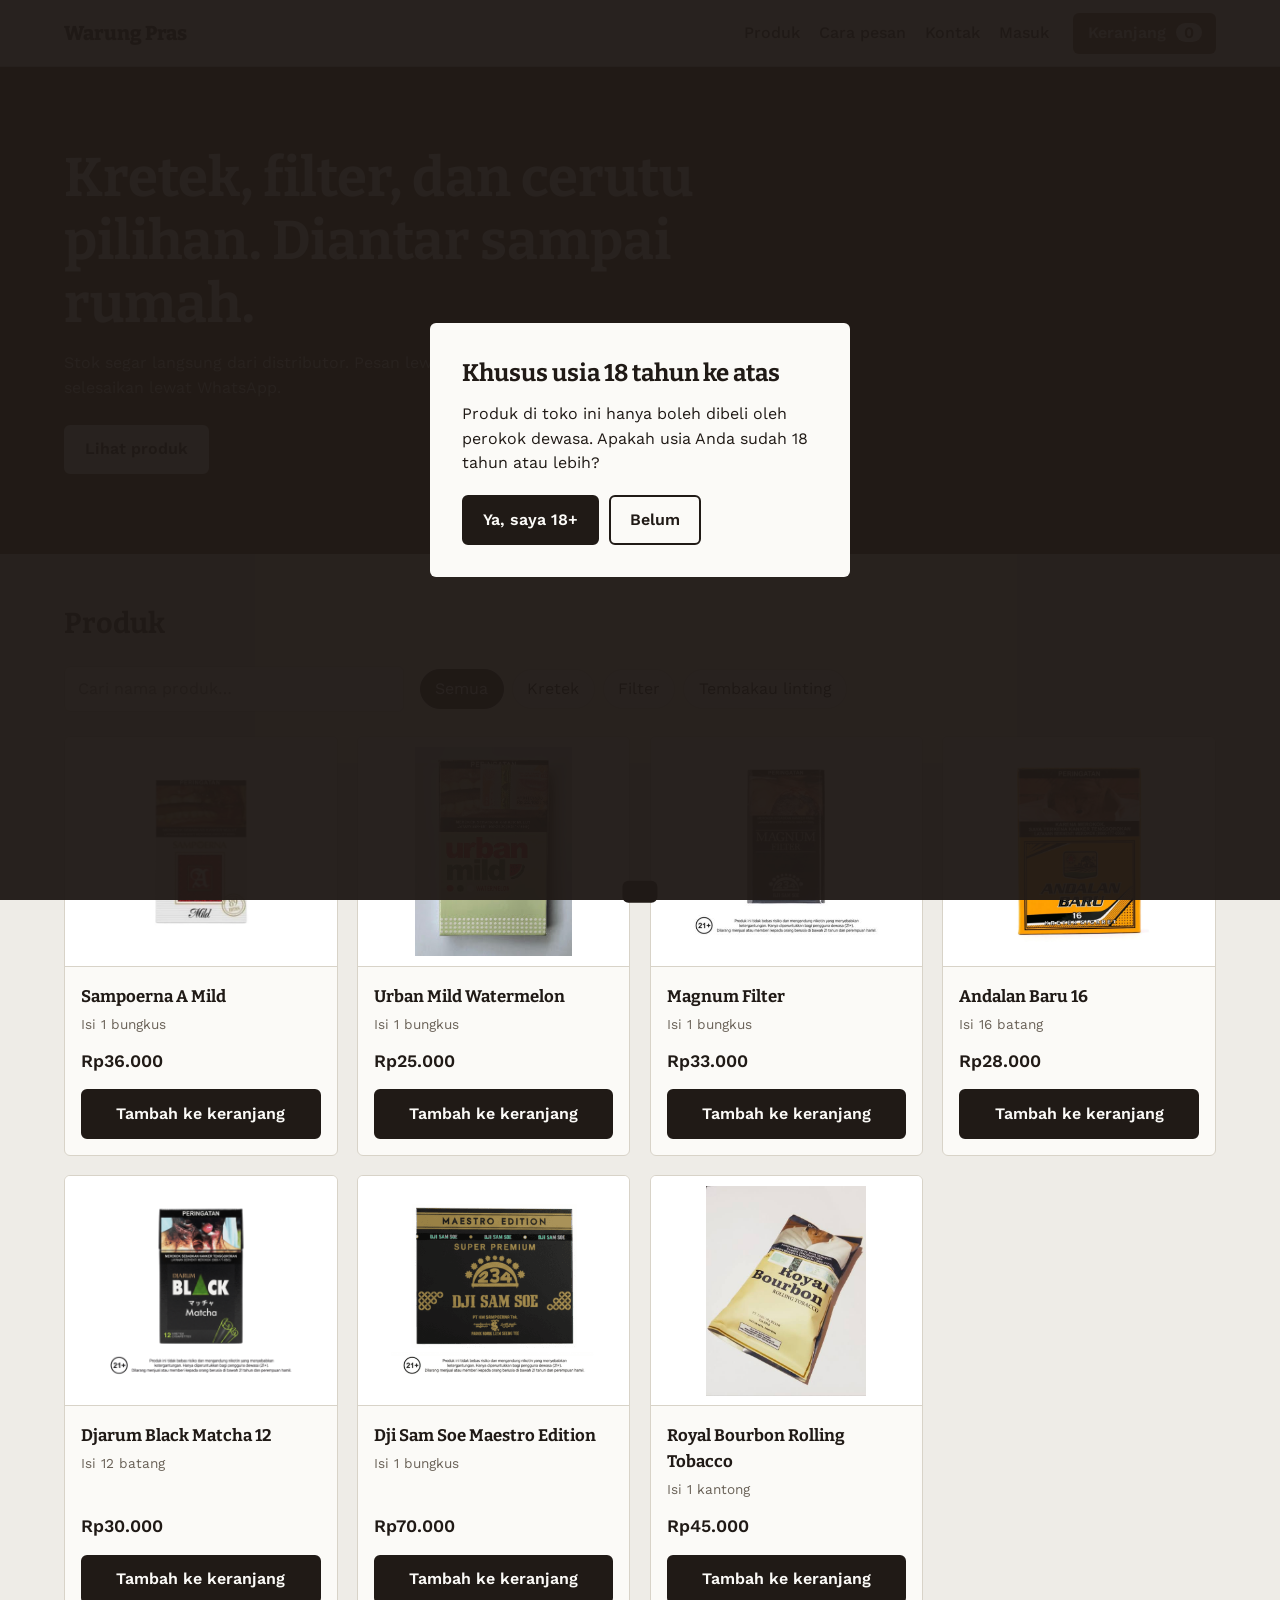
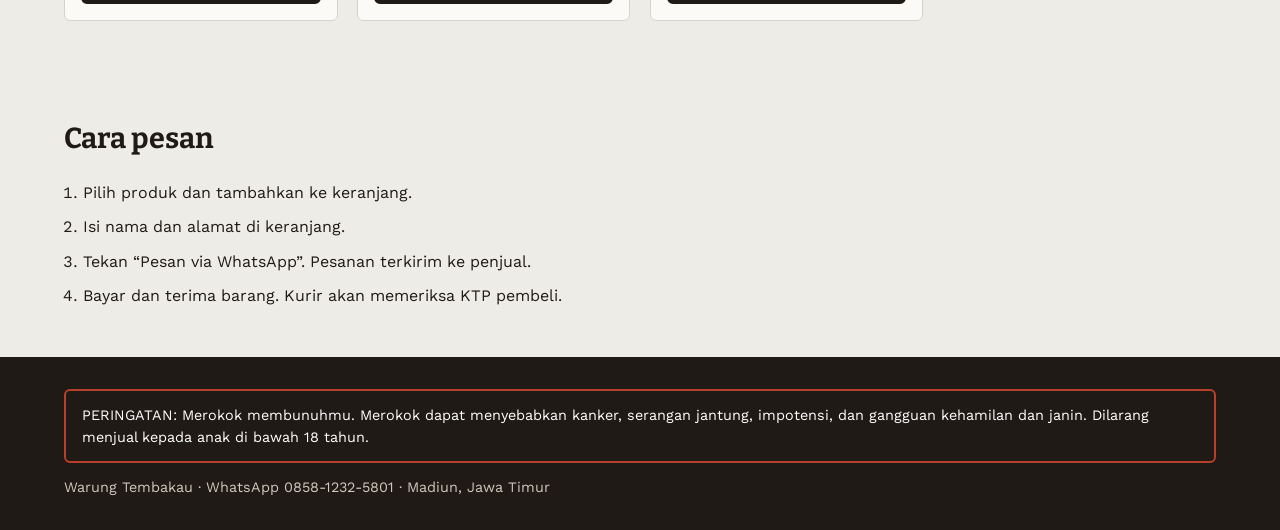
<file: index.html>
<!DOCTYPE html>
<html lang="id">
<head>
  <meta charset="UTF-8">
  <meta name="viewport" content="width=device-width, initial-scale=1">
  <title>Warung Pras – Toko Rokok Online</title>
  <link rel="preconnect" href="https://fonts.googleapis.com">
  <link rel="preconnect" href="https://fonts.gstatic.com" crossorigin>
  <link href="https://fonts.googleapis.com/css2?family=Bitter:wght@600;800&family=Work+Sans:wght@400;500;600&display=swap" rel="stylesheet">
  <link rel="stylesheet" href="assets/CSS/style.css">
</head>
<body>

  <!-- Verifikasi usia -->
  <div class="gate" id="gate" role="dialog" aria-modal="true" aria-labelledby="gate-title">
    <div class="gate-box">
      <h2 id="gate-title">Khusus usia 18 tahun ke atas</h2>
      <p>Produk di toko ini hanya boleh dibeli oleh perokok dewasa. Apakah usia Anda sudah 18 tahun atau lebih?</p>
      <div class="gate-actions">
        <button class="btn" id="gate-yes">Ya, saya 18+</button>
        <button class="btn ghost" id="gate-no">Belum</button>
      </div>
    </div>
  </div>

  <header class="top">
    <a class="brand" href="#">Warung Pras</a>
    <nav>
      <a href="#produk">Produk</a>
      <a href="#cara-pesan">Cara pesan</a>
      <a href="#kontak">Kontak</a>
      <a href="login.html">Masuk</a>
    </nav>
    <button class="cart-btn" id="open-cart" aria-label="Buka keranjang">
      Keranjang <span id="cart-count">0</span>
    </button>
  </header>

  <section class="hero">
    <h1>Kretek, filter, dan cerutu pilihan. Diantar sampai rumah.</h1>
    <p>Stok segar langsung dari distributor. Pesan lewat keranjang, selesaikan lewat WhatsApp.</p>
    <a class="btn" href="#produk">Lihat produk</a>
  </section>

  <main>
    <section id="produk" class="section">
      <h2>Produk</h2>
      <div class="tools">
        <input type="search" id="search" placeholder="Cari nama produk…" aria-label="Cari produk">
        <div class="filters" id="filters">
          <button class="chip active" data-cat="semua">Semua</button>
          <button class="chip" data-cat="kretek">Kretek</button>
          <button class="chip" data-cat="filter">Filter</button>
          <button class="chip" data-cat="cerutu">Cerutu</button>
          <button class="chip" data-cat="linting">Tembakau linting</button>
        </div>
      </div>
      <div class="grid" id="grid"></div>
      <p class="empty" id="empty" hidden>Produk tidak ditemukan. Coba kata kunci lain.</p>
    </section>

    <section id="cara-pesan" class="section steps">
      <h2>Cara pesan</h2>
      <ol>
        <li>Pilih produk dan tambahkan ke keranjang.</li>
        <li>Isi nama dan alamat di keranjang.</li>
        <li>Tekan “Pesan via WhatsApp”. Pesanan terkirim ke penjual.</li>
        <li>Bayar dan terima barang. Kurir akan memeriksa KTP pembeli.</li>
      </ol>
    </section>
  </main>

  <footer id="kontak">
    <p class="warning">PERINGATAN: Merokok membunuhmu. Merokok dapat menyebabkan kanker, serangan jantung, impotensi, dan gangguan kehamilan dan janin. Dilarang menjual kepada anak di bawah 18 tahun.</p>
    <p>Warung Tembakau · WhatsApp 0858-1232-5801 · Madiun, Jawa Timur</p>
  </footer>

  <!-- Keranjang -->
  <div class="overlay" id="overlay" hidden></div>
  <aside class="drawer" id="drawer" aria-label="Keranjang belanja" aria-hidden="true">
    <div class="drawer-head">
      <h3>Keranjang</h3>
      <button class="close" id="close-cart" aria-label="Tutup keranjang">&times;</button>
    </div>
    <ul class="cart-list" id="cart-list"></ul>
    <p class="empty" id="cart-empty">Keranjang masih kosong. Pilih produk dulu.</p>
    <div class="drawer-foot" id="cart-foot">
      <div class="total"><span>Total</span><strong id="cart-total">Rp0</strong></div>
      <label>Nama <input type="text" id="buyer-name" placeholder="Nama lengkap"></label>
      <label>Alamat <textarea id="buyer-addr" rows="2" placeholder="Alamat pengiriman"></textarea></label>
      <a class="btn block" href="payment.html">Lanjut ke pembayaran</a>
      <button class="btn ghost block" id="checkout">Pesan langsung via WhatsApp</button>
      <button class="btn ghost block" id="clear-cart">Kosongkan keranjang</button>
    </div>
  </aside>

  <div class="toast" id="toast" role="status"></div>

  <script src="assets/Java/Data.js"></script>
  <script src="assets/Java/script.js"></script>
</body>
</html>
</file>
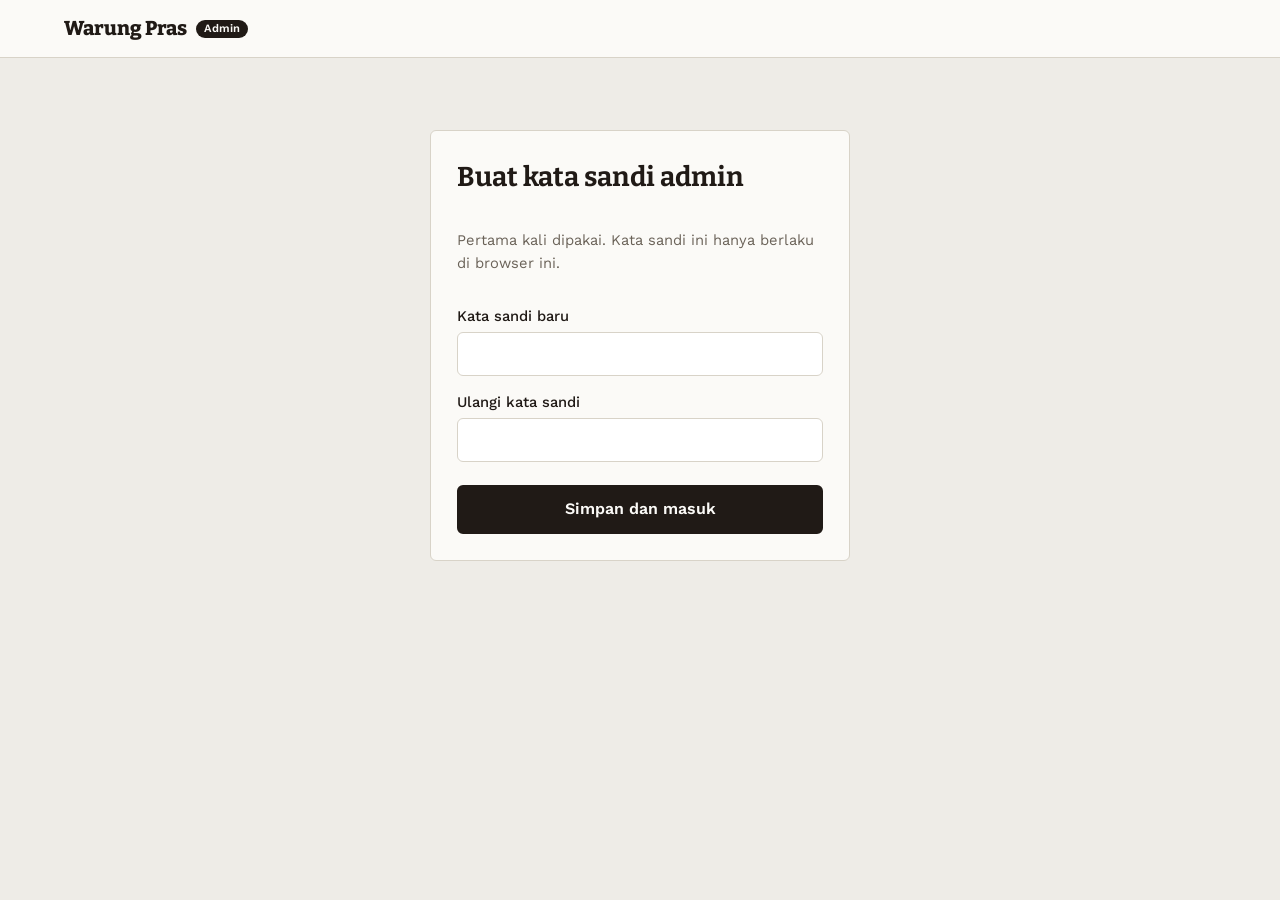
<file: admin.html>
<!DOCTYPE html>
<html lang="id">
<head>
  <meta charset="UTF-8">
  <meta name="viewport" content="width=device-width, initial-scale=1">
  <meta name="robots" content="noindex, nofollow">
  <title>Admin – Warung Pras</title>
  <link rel="preconnect" href="https://fonts.googleapis.com">
  <link rel="preconnect" href="https://fonts.gstatic.com" crossorigin>
  <link href="https://fonts.googleapis.com/css2?family=Bitter:wght@600;800&family=Work+Sans:wght@400;500;600&display=swap" rel="stylesheet">
  <link rel="stylesheet" href="assets/CSS/style.css">
</head>
<body>
  <header class="top">
    <a class="brand" href="index.html">Warung Pras <span class="tag">Admin</span></a>
    <button class="btn ghost small" id="logout" hidden>Keluar</button>
  </header>

  <main class="adm">

    <!-- Masuk / buat kata sandi -->
    <section class="adm-auth" id="auth">
      <p class="adm-msg" id="auth-msg" role="alert" hidden></p>

      <form id="setup-form" hidden>
        <h1>Buat kata sandi admin</h1>
        <p class="muted">Pertama kali dipakai. Kata sandi ini hanya berlaku di browser ini.</p>
        <label>Kata sandi baru <input type="password" id="s-pass" autocomplete="new-password" required></label>
        <label>Ulangi kata sandi <input type="password" id="s-pass2" autocomplete="new-password" required></label>
        <button class="btn block" type="submit">Simpan dan masuk</button>
      </form>

      <form id="login-form" hidden>
        <h1>Masuk admin</h1>
        <label>Kata sandi <input type="password" id="l-pass" autocomplete="current-password" required></label>
        <button class="btn block" type="submit">Masuk</button>
      </form>
    </section>

    <!-- Dasbor -->
    <section id="app" hidden>
      <h1>Pesanan masuk</h1>
      <div class="stats" id="stats"></div>

      <div class="toolbar">
        <input type="search" id="q" placeholder="Cari nomor pesanan atau nama…" aria-label="Cari pesanan">
        <div class="filters" id="filters"></div>
        <div class="tool-btns">
          <button class="btn ghost small" id="reload">Muat ulang</button>
          <button class="btn small" id="export">Ekspor CSV</button>
        </div>
      </div>

      <div class="table-wrap">
        <table>
          <thead>
            <tr><th>Pesanan</th><th>Pembeli</th><th>Total</th><th>Bayar</th><th>Status</th><th></th></tr>
          </thead>
          <tbody id="rows"></tbody>
        </table>
      </div>
      <p class="muted" id="empty" hidden>Belum ada pesanan yang cocok.</p>

      <p class="note">Catatan: halaman ini hanya menampilkan pesanan yang dibuat di <b>browser ini</b>. Pesanan dari perangkat pembeli lain tidak muncul di sini; untuk itu dibutuhkan server dan database.</p>

      <details class="pw">
        <summary>Ganti kata sandi admin</summary>
        <form id="pw-form">
          <label>Kata sandi lama <input type="password" id="p-old" autocomplete="current-password" required></label>
          <label>Kata sandi baru <input type="password" id="p-new" autocomplete="new-password" required></label>
          <button class="btn small" type="submit">Simpan</button>
          <p class="adm-msg" id="pw-msg" role="alert" hidden></p>
        </form>
      </details>
    </section>
  </main>

  <!-- Detail pesanan -->
  <dialog id="dlg">
    <div class="dlg-head"><h2 id="dlg-title"></h2><button class="close" id="dlg-close" aria-label="Tutup">&times;</button></div>
    <div id="dlg-body"></div>
    <div class="dlg-foot">
      <a class="btn small" id="dlg-wa" target="_blank" rel="noopener">Hubungi pembeli (WhatsApp)</a>
      <button class="btn ghost small danger" id="dlg-del">Hapus pesanan</button>
    </div>
  </dialog>

  <script src="assets/Java/Data.js"></script>
  <script src="assets/Java/admin.js"></script>
</body>
</html>
</file>
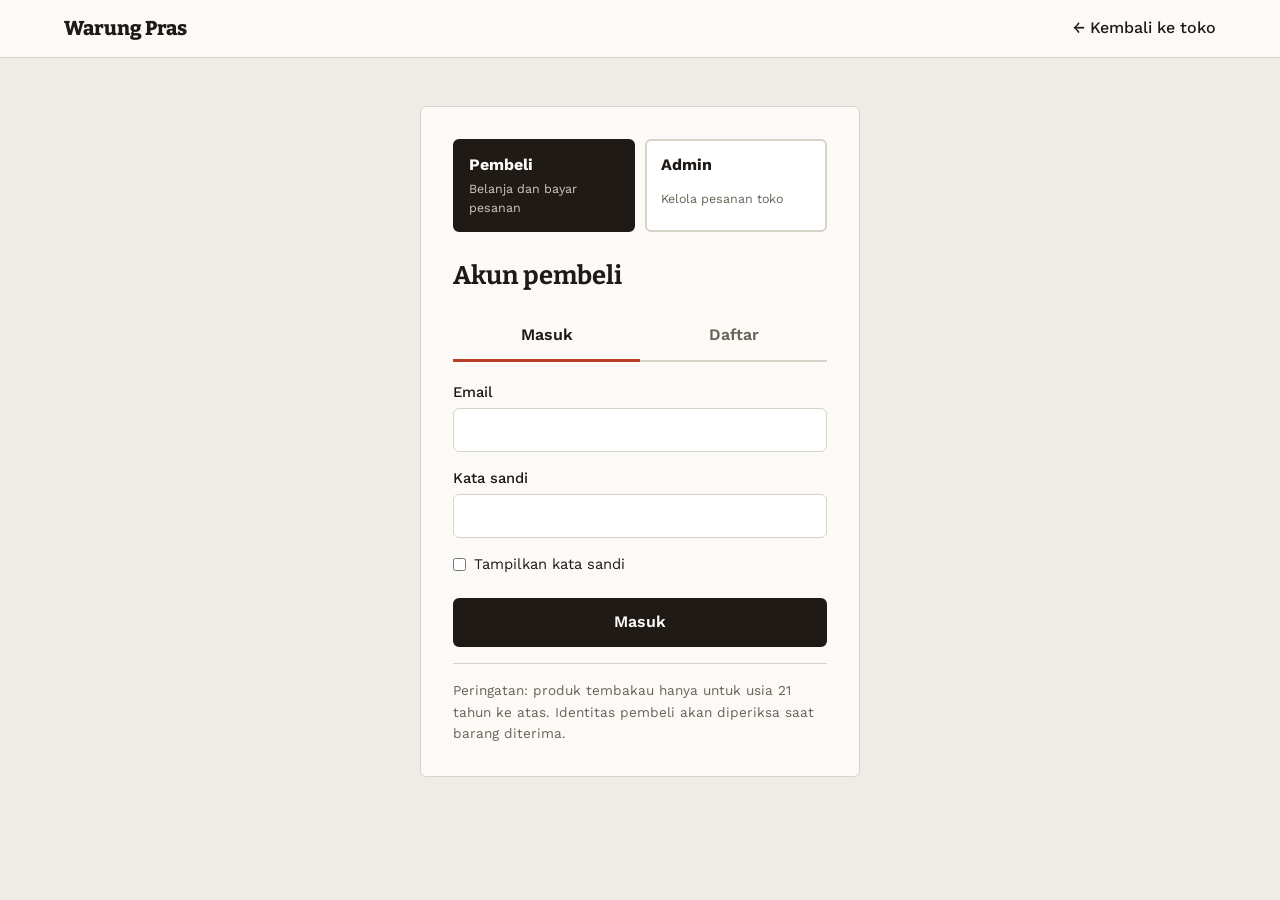
<file: login.html>
<!DOCTYPE html>
<html lang="id">
<head>
  <meta charset="UTF-8">
  <meta name="viewport" content="width=device-width, initial-scale=1">
  <title>Masuk – Warung Pras</title>
  <link rel="preconnect" href="https://fonts.googleapis.com">
  <link rel="preconnect" href="https://fonts.gstatic.com" crossorigin>
  <link href="https://fonts.googleapis.com/css2?family=Bitter:wght@600;800&family=Work+Sans:wght@400;500;600&display=swap" rel="stylesheet">
  <link rel="stylesheet" href="assets/CSS/style.css">
</head>
<body>
  <header class="top">
    <a class="brand" href="index.html">Warung Pras</a>
    <a class="back" href="index.html">&larr; Kembali ke toko</a>
  </header>

  <main class="auth">
    <section class="auth-box">

      <!-- Pilih peran -->
      <div class="roles" role="group" aria-label="Masuk sebagai">
        <button type="button" class="role active" data-role="pembeli" aria-pressed="true"><b>Pembeli</b><small>Belanja dan bayar pesanan</small></button>
        <button type="button" class="role" data-role="admin" aria-pressed="false"><b>Admin</b><small>Kelola pesanan toko</small></button>
      </div>

      <!-- Kotak masuk admin -->
      <div id="admin-box" hidden>
        <h1>Masuk admin</h1>
        <p class="msg error" id="adm-msg" role="alert" hidden></p>
        <div id="adm-none" hidden>
          <p class="muted">Belum ada kata sandi admin di browser ini.</p>
          <a class="btn block" href="admin.html">Buat kata sandi admin</a>
        </div>
        <div id="adm-already" hidden>
          <p class="muted">Anda sudah masuk sebagai admin.</p>
          <a class="btn block" href="admin.html">Buka dasbor admin</a>
        </div>
        <form id="adm-form" novalidate>
          <label>Kata sandi admin
            <input type="password" id="adm-pass" autocomplete="current-password" required>
          </label>
          <label class="check"><input type="checkbox" id="adm-show"> Tampilkan kata sandi</label>
          <button class="btn block" type="submit">Masuk sebagai admin</button>
        </form>
      </div>

      <!-- Tampilan bila sudah masuk -->
      <div id="signed-in" hidden>
        <h1>Halo, <span id="user-name"></span></h1>
        <p id="user-email" class="muted"></p>
        <a class="btn block" href="index.html">Lanjut belanja</a>
        <button class="btn ghost block" id="logout">Keluar</button>
      </div>

      <!-- Tampilan form -->
      <div id="forms">
        <h1>Akun pembeli</h1>
        <div class="tabs" role="tablist">
          <button role="tab" class="tab active" id="tab-login" aria-selected="true" aria-controls="form-login">Masuk</button>
          <button role="tab" class="tab" id="tab-register" aria-selected="false" aria-controls="form-register">Daftar</button>
        </div>

        <p class="msg" id="msg" role="alert" hidden></p>

        <form id="form-login" novalidate>
          <label>Email
            <input type="email" id="l-email" autocomplete="email" required>
          </label>
          <label>Kata sandi
            <input type="password" id="l-pass" autocomplete="current-password" required>
          </label>
          <label class="check"><input type="checkbox" class="show-pass"> Tampilkan kata sandi</label>
          <button class="btn block" type="submit">Masuk</button>
        </form>

        <form id="form-register" novalidate hidden>
          <label>Nama lengkap
            <input type="text" id="r-name" autocomplete="name" required>
          </label>
          <label>Email
            <input type="email" id="r-email" autocomplete="email" required>
          </label>
          <label>Tanggal lahir
            <input type="date" id="r-dob" required>
            <small>Pembeli harus berusia minimal 21 tahun.</small>
          </label>
          <label>Kata sandi
            <input type="password" id="r-pass" autocomplete="new-password" minlength="8" required>
            <small>Minimal 8 karakter, mengandung huruf dan angka.</small>
          </label>
          <label>Ulangi kata sandi
            <input type="password" id="r-pass2" autocomplete="new-password" required>
          </label>
          <label class="check"><input type="checkbox" class="show-pass"> Tampilkan kata sandi</label>
          <button class="btn block" type="submit">Buat akun</button>
        </form>

        <p class="note">Peringatan: produk tembakau hanya untuk usia 21 tahun ke atas. Identitas pembeli akan diperiksa saat barang diterima.</p>
      </div>
    </section>
  </main>

  <script src="assets/Java/auth.js"></script>
  <script src="assets/Java/role.js"></script>
</body>
</html>
</file>
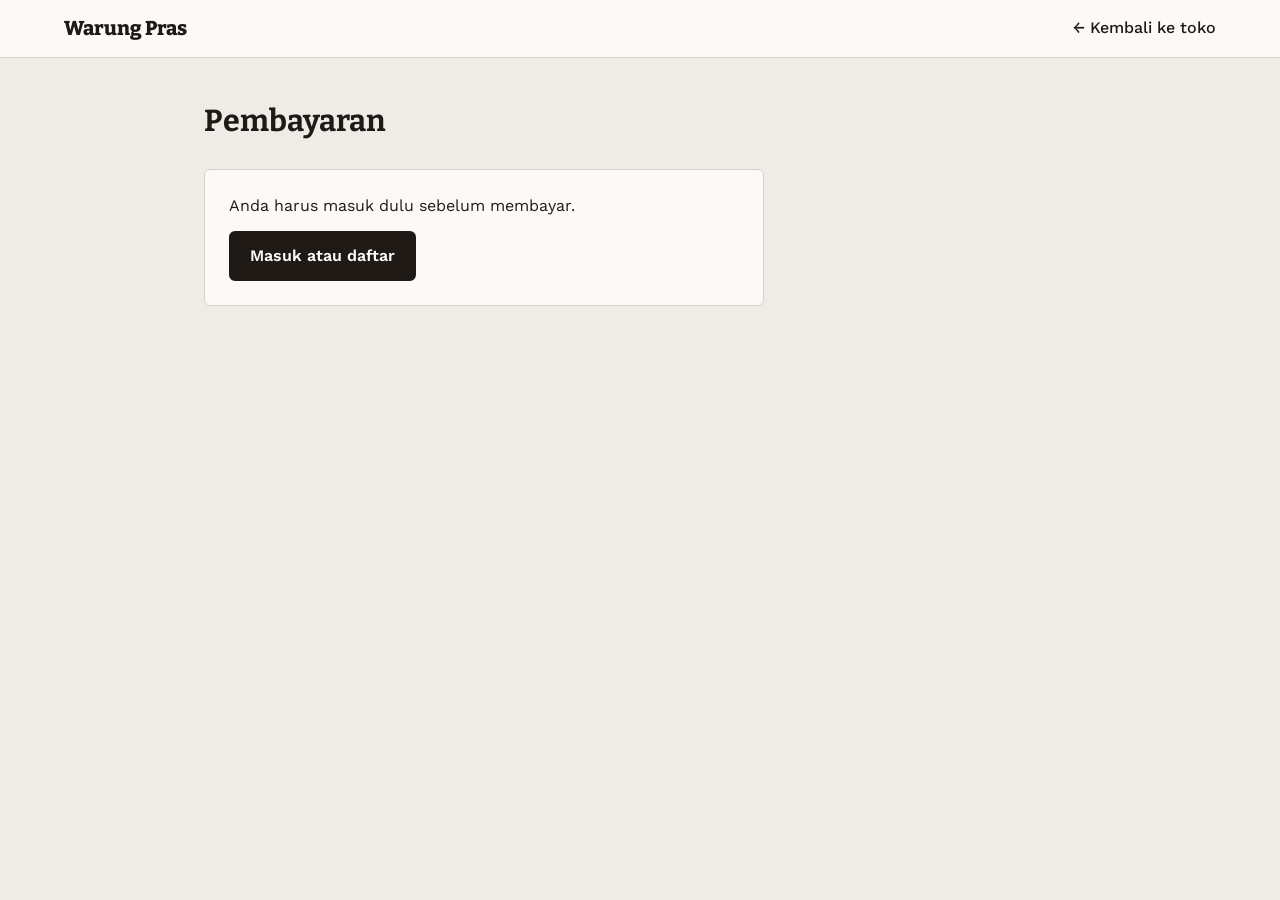
<file: payment.html>
<!DOCTYPE html>
<html lang="id">
<head>
  <meta charset="UTF-8">
  <meta name="viewport" content="width=device-width, initial-scale=1">
  <title>Pembayaran – Warung Pras </title>
  <link rel="preconnect" href="https://fonts.googleapis.com">
  <link rel="preconnect" href="https://fonts.gstatic.com" crossorigin>
  <link href="https://fonts.googleapis.com/css2?family=Bitter:wght@600;800&family=Work+Sans:wght@400;500;600&display=swap" rel="stylesheet">
  <link rel="stylesheet" href="assets/CSS/style.css">
</head>
<body>
  <header class="top">
    <a class="brand" href="index.html">Warung Pras</a>
    <a class="back" href="index.html">&larr; Kembali ke toko</a>
  </header>

  <main class="pay-wrap">
    <h1>Pembayaran</h1>

    <!-- Pesan bila belum login / keranjang kosong / usia tidak memenuhi -->
    <div class="state" id="state" hidden></div>

    <!-- Form pembayaran -->
    <div class="checkout" id="checkout-view" hidden>
      <form id="pay-form" novalidate>
        <p class="msg error" id="msg" role="alert" hidden></p>

        <fieldset>
          <legend>1. Data penerima</legend>
          <label>Nama penerima <input type="text" id="p-name" autocomplete="name" required></label>
          <label>Nomor HP / WhatsApp <input type="tel" id="p-phone" placeholder="08123456789" autocomplete="tel" required></label>
          <label>Alamat lengkap <textarea id="p-addr" rows="2" autocomplete="street-address" required></textarea></label>
          <div class="row">
            <label>Kota <input type="text" id="p-city" required></label>
            <label>Kode pos <input type="text" id="p-zip" inputmode="numeric" maxlength="5" required></label>
          </div>
          <label>Catatan untuk kurir (opsional) <input type="text" id="p-note"></label>
        </fieldset>

        <fieldset>
          <legend>2. Pengiriman</legend>
          <label class="opt"><input type="radio" name="ship" value="reguler" checked>
            <span><b>Reguler</b> · 2–4 hari<small>Rp15.000</small></span></label>
          <label class="opt"><input type="radio" name="ship" value="ekspres">
            <span><b>Ekspres</b> · 1 hari<small>Rp30.000</small></span></label>
        </fieldset>

        <fieldset>
          <legend>3. Metode pembayaran</legend>
          <label class="opt"><input type="radio" name="method" value="transfer">
            <span><b>Transfer bank</b><small>BCA, BRI, atau Mandiri. Bayar dalam 24 jam.</small></span></label>
          <label class="opt"><input type="radio" name="method" value="qris">
            <span><b>Dana</b><small>Scan dengan e-wallet atau m-banking apa saja.</small></span></label>
          <label class="opt"><input type="radio" name="method" value="cod">
            <span><b>Bayar di tempat (COD)</b><small>Bayar tunai ke kurir saat barang tiba.</small></span></label>
        </fieldset>

        <label class="check agree">
          <input type="checkbox" id="p-agree">
          <span>Saya berusia 21 tahun ke atas dan bersedia menunjukkan KTP asli kepada kurir saat barang diterima.</span>
        </label>

        <button class="btn block" type="submit" id="pay-btn">Buat pesanan</button>
        <p class="note">Peringatan: merokok membunuhmu. Produk tembakau dilarang dijual kepada anak di bawah usia 21 tahun.</p>
      </form>

      <aside class="summary" aria-label="Ringkasan pesanan">
        <h2>Ringkasan pesanan</h2>
        <ul id="sum-items"></ul>
        <dl>
          <div><dt>Subtotal</dt><dd id="sum-sub"></dd></div>
          <div><dt>Ongkos kirim</dt><dd id="sum-ship"></dd></div>
          <div class="grand"><dt>Total</dt><dd id="sum-total"></dd></div>
        </dl>
      </aside>
    </div>

    <!-- Konfirmasi setelah pesanan dibuat -->
    <section class="done" id="done-view" hidden>
      <p class="msg ok">Pesanan berhasil dibuat. Simpan nomor pesanan Anda.</p>
      <h2>Nomor pesanan: <span id="d-id"></span></h2>
      <p>Total yang harus dibayar: <strong id="d-total"></strong></p>
      <div id="d-instr"></div>
      <a class="btn block" id="d-wa" target="_blank" rel="noopener">Konfirmasi via WhatsApp</a>
      <a class="btn ghost block" href="index.html">Kembali ke toko</a>
    </section>
  </main>

  <script src="assets/Java/Data.js"></script>
  <script src="assets/Java/pay.js"></script>
</body>
</html>
</file>
<file: assets/CSS/style.css>
:root{
  --ink:#201a16;
  --ash:#eeece7;
  --paper:#fbfaf7;
  --leaf:#6b4a2b;
  --leaf-dark:#4a3119;
  --ember:#b8402a;
  --line:#d8d3c8;
  --radius:6px;
}
*{box-sizing:border-box;margin:0;padding:0}
html{scroll-behavior:smooth}
body{font-family:'Work Sans',system-ui,sans-serif;background:var(--ash);color:var(--ink);line-height:1.55}
h1,h2,h3,.brand{font-family:'Bitter',Georgia,serif}
a{color:inherit}
button,input,textarea{font:inherit}
:focus-visible{outline:3px solid var(--ember);outline-offset:2px}

/* tombol */
.btn{display:inline-block;background:var(--ink);color:var(--paper);border:2px solid var(--ink);padding:.65rem 1.2rem;border-radius:var(--radius);font-weight:600;text-decoration:none;cursor:pointer;transition:background .15s}
.btn:hover{background:var(--leaf-dark);border-color:var(--leaf-dark)}
.btn.ghost{background:transparent;color:var(--ink)}
.btn.ghost:hover{background:var(--line)}
.btn.block{display:block;width:100%;text-align:center;margin-top:.5rem}

/* gerbang usia */
.gate{position:fixed;inset:0;background:rgba(32,26,22,.96);display:flex;align-items:center;justify-content:center;z-index:100;padding:1rem}
.gate.hide{display:none}
.gate-box{background:var(--paper);max-width:420px;padding:2rem;border-radius:var(--radius)}
.gate-box h2{margin-bottom:.6rem}
.gate-actions{display:flex;gap:.6rem;margin-top:1.2rem}

/* header */
.top{position:sticky;top:0;z-index:20;display:flex;align-items:center;gap:1.5rem;padding:.8rem 5vw;background:var(--paper);border-bottom:1px solid var(--line)}
.brand{font-weight:800;font-size:1.25rem;text-decoration:none;margin-right:auto}
.top nav{display:flex;gap:1.2rem}
.top nav a{text-decoration:none;font-weight:500}
.top nav a:hover{color:var(--ember)}
.cart-btn{background:var(--leaf);color:#fff;border:0;padding:.5rem .9rem;border-radius:var(--radius);cursor:pointer;font-weight:600}
.cart-btn span{background:#fff;color:var(--leaf-dark);border-radius:99px;padding:0 .5rem;margin-left:.3rem}

/* hero */
.hero{background:var(--leaf-dark);color:var(--paper);padding:5rem 5vw}
.hero h1{font-size:clamp(1.9rem,5vw,3.4rem);max-width:20ch;line-height:1.15;margin-bottom:1rem}
.hero p{max-width:52ch;margin-bottom:1.5rem;opacity:.9}
.hero .btn{background:var(--paper);color:var(--ink);border-color:var(--paper)}
.hero .btn:hover{background:var(--line)}

/* konten */
.section{padding:3rem 5vw}
.section h2{font-size:1.8rem;margin-bottom:1.2rem}
.tools{display:flex;flex-wrap:wrap;gap:1rem;align-items:center;margin-bottom:1.5rem}
#search{flex:1 1 240px;max-width:340px;padding:.6rem .8rem;border:1px solid var(--line);border-radius:var(--radius);background:var(--paper)}
.filters{display:flex;flex-wrap:wrap;gap:.5rem}
.chip{border:1px solid var(--line);background:var(--paper);padding:.4rem .9rem;border-radius:99px;cursor:pointer}
.chip.active{background:var(--ink);color:var(--paper);border-color:var(--ink)}

.grid{display:grid;grid-template-columns:repeat(auto-fill,minmax(230px,1fr));gap:1.2rem}
.card{background:var(--paper);border:1px solid var(--line);border-radius:var(--radius);overflow:hidden;display:flex;flex-direction:column}
.pack{display:block;width:100%;height:230px;object-fit:contain;background:#fff;padding:.6rem;border-bottom:1px solid var(--line)}
.card-body{padding:1rem;display:flex;flex-direction:column;gap:.3rem;flex:1}
.card-body h3{font-size:1.05rem}
.meta{font-size:.85rem;color:#6a6258}
.price{font-weight:600;font-size:1.1rem;margin-top:auto;padding-top:.5rem}
.card .btn{margin-top:.6rem;width:100%;text-align:center}
.empty{color:#6a6258;padding:1rem 0}

.steps ol{max-width:60ch;padding-left:1.2rem;display:grid;gap:.6rem}

/* footer */
footer{background:var(--ink);color:#cfc8bc;padding:2rem 5vw;font-size:.9rem;display:grid;gap:.8rem}
.warning{border:2px solid var(--ember);padding:.8rem 1rem;color:#fff;border-radius:var(--radius)}

/* keranjang */
.overlay{position:fixed;inset:0;background:rgba(0,0,0,.45);z-index:40}
.drawer{position:fixed;top:0;right:0;height:100%;width:min(400px,100%);background:var(--paper);z-index:50;transform:translateX(100%);transition:transform .25s;display:flex;flex-direction:column}
.drawer.open{transform:none}
.drawer-head{display:flex;justify-content:space-between;align-items:center;padding:1rem 1.2rem;border-bottom:1px solid var(--line)}
.close{background:none;border:0;font-size:1.8rem;cursor:pointer;line-height:1}
.cart-list{list-style:none;overflow:auto;flex:1;padding:0 1.2rem}
.cart-item{display:grid;grid-template-columns:1fr auto;gap:.2rem .8rem;padding:.9rem 0;border-bottom:1px solid var(--line)}
.cart-item .name{font-weight:600}
.cart-item .sub{grid-column:1;font-size:.85rem;color:#6a6258}
.qty{grid-column:2;grid-row:1/3;display:flex;align-items:center;gap:.4rem}
.qty button{width:28px;height:28px;border:1px solid var(--line);background:#fff;border-radius:4px;cursor:pointer}
.drawer .empty{padding:1.2rem}
.drawer-foot{padding:1rem 1.2rem;border-top:1px solid var(--line);display:grid;gap:.6rem}
.total{display:flex;justify-content:space-between;font-size:1.15rem}
.drawer-foot label{display:grid;gap:.2rem;font-size:.9rem;font-weight:500}
.drawer-foot input,.drawer-foot textarea{padding:.5rem .6rem;border:1px solid var(--line);border-radius:var(--radius);resize:vertical}

.toast{position:fixed;left:50%;bottom:1.5rem;transform:translate(-50%,120%);background:var(--ink);color:#fff;padding:.7rem 1.1rem;border-radius:var(--radius);z-index:60;transition:transform .25s}
.toast.show{transform:translate(-50%,0)}

@media (max-width:640px){.top nav{display:none}.hero{padding:3rem 5vw}}
@media (prefers-reduced-motion:reduce){*{transition:none!important;scroll-behavior:auto!important}}

.drawer-foot[hidden]{display:none}

.chip[hidden]{display:none}

[hidden]{display:none !important}

.top .back{text-decoration:none;font-weight:500}
.top .back:hover{color:var(--ember)}

.auth{min-height:calc(100vh - 62px);display:grid;place-items:start center;padding:3rem 1rem}
.auth-box{width:min(440px,100%);background:var(--paper);border:1px solid var(--line);border-radius:var(--radius);padding:2rem}
.auth-box h1{font-size:1.6rem;margin-bottom:1rem}
.muted{color:#6a6258;margin-bottom:1rem}

.tabs{display:grid;grid-template-columns:1fr 1fr;border-bottom:2px solid var(--line);margin-bottom:1.2rem}
.tab{background:none;border:0;padding:.7rem;cursor:pointer;font-weight:600;color:#6a6258;border-bottom:3px solid transparent;margin-bottom:-2px}
.tab.active{color:var(--ink);border-bottom-color:var(--ember)}

form{display:grid;gap:.9rem}
label{display:grid;gap:.3rem;font-weight:500;font-size:.92rem}
label small{font-weight:400;color:#6a6258}
input[type=text],input[type=email],input[type=password],input[type=date]{
  padding:.6rem .7rem;border:1px solid var(--line);border-radius:var(--radius);background:#fff;width:100%}
input.bad{border-color:var(--ember)}
label.check{display:flex;align-items:center;gap:.5rem;font-weight:400}

.msg{padding:.7rem .9rem;border-radius:var(--radius);margin-bottom:1rem;font-size:.92rem;border:1px solid}
.msg.error{background:#fbeae6;border-color:var(--ember);color:#7a2a1a}
.msg.ok{background:#e8f1e6;border-color:#4f7a45;color:#2f4f28}

.note{margin-top:1.4rem;font-size:.82rem;color:#6a6258;border-top:1px solid var(--line);padding-top:1rem}
.auth-box .btn.block + .btn.block{margin-top:.6rem}

.pay-wrap{max-width:1000px;margin:0 auto;padding:2.5rem 5vw 4rem}
.pay-wrap h1{font-size:1.9rem;margin-bottom:1.5rem}

.state,.done{background:var(--paper);border:1px solid var(--line);border-radius:var(--radius);padding:1.5rem;max-width:560px}
.state .btn,.done .btn{margin-top:.8rem}
.done{display:grid;gap:.6rem}
.done h2{font-size:1.3rem}
.done .bank{border:1px solid var(--line);border-radius:var(--radius);padding:.6rem .8rem;margin-top:.4rem;background:#fff}
.done .qris{border:2px dashed var(--line);border-radius:var(--radius);padding:1.2rem;text-align:center;color:#6a6258;margin-top:.4rem}

.checkout{display:grid;grid-template-columns:1.4fr 1fr;gap:2rem;align-items:start}
#pay-form{display:grid;gap:1.2rem}
fieldset{border:1px solid var(--line);border-radius:var(--radius);background:var(--paper);padding:1.1rem 1.2rem;display:grid;gap:.8rem}
legend{font-family:'Bitter',serif;font-weight:600;padding:0 .4rem}
.row{display:grid;grid-template-columns:2fr 1fr;gap:.8rem}
input[type=tel],textarea{padding:.6rem .7rem;border:1px solid var(--line);border-radius:var(--radius);background:#fff;width:100%;font:inherit}
.opt{display:flex;gap:.7rem;align-items:flex-start;border:1px solid var(--line);border-radius:var(--radius);padding:.7rem .8rem;background:#fff;cursor:pointer;font-weight:400}
.opt:has(input:checked){border-color:var(--ink);box-shadow:inset 0 0 0 1px var(--ink)}
.opt span{display:grid;gap:.1rem}
.opt small{color:#6a6258}
.agree{align-items:flex-start}
.agree input{margin-top:.3rem}

.summary{background:var(--paper);border:1px solid var(--line);border-radius:var(--radius);padding:1.2rem;position:sticky;top:78px}
.summary h2{font-size:1.15rem;margin-bottom:.8rem}
.summary ul{list-style:none;display:grid;gap:.6rem;margin-bottom:1rem}
.summary li{display:flex;justify-content:space-between;gap:1rem;font-size:.92rem}
.summary dl div{display:flex;justify-content:space-between;padding:.25rem 0}
.summary .grand{border-top:1px solid var(--line);margin-top:.4rem;padding-top:.7rem;font-weight:700;font-size:1.1rem}

@media (max-width:820px){.checkout{grid-template-columns:1fr}.summary{position:static;order:-1}}
.qris-img{display:block;width:min(280px,100%);height:auto;margin:.6rem 0;padding:.6rem;background:#fff;border:1px solid var(--line);border-radius:var(--radius)}

[hidden]{display:none !important}

.top .tag{font-family:'Work Sans',sans-serif;font-size:.7rem;font-weight:600;background:var(--ink);color:var(--paper);padding:.15rem .5rem;border-radius:99px;vertical-align:middle;margin-left:.4rem}
.btn.small{padding:.4rem .8rem;font-size:.88rem}
.btn.danger{color:var(--ember);border-color:var(--ember)}
.btn.danger:hover{background:var(--ember);color:#fff}

.adm{max-width:1100px;margin:0 auto;padding:2.5rem 5vw 4rem}
.adm h1{font-size:1.7rem;margin-bottom:1rem}
.muted{color:#6a6258;font-size:.92rem}

/* masuk */
.adm-auth{max-width:420px;margin:2rem auto}
.adm-auth form,.pw form{display:grid;gap:.9rem;background:var(--paper);border:1px solid var(--line);border-radius:var(--radius);padding:1.6rem}
.adm label{display:grid;gap:.3rem;font-weight:500;font-size:.92rem}
.adm input[type=password],.adm input[type=search]{padding:.6rem .7rem;border:1px solid var(--line);border-radius:var(--radius);background:#fff;width:100%;font:inherit}
.adm-msg{padding:.7rem .9rem;border-radius:var(--radius);margin-bottom:1rem;font-size:.92rem;border:1px solid var(--ember);background:#fbeae6;color:#7a2a1a}
.adm-msg.ok{border-color:#4f7a45;background:#e8f1e6;color:#2f4f28}

/* ringkasan */
.stats{display:grid;grid-template-columns:repeat(auto-fit,minmax(170px,1fr));gap:1rem;margin-bottom:1.5rem}
.stat{background:var(--paper);border:1px solid var(--line);border-radius:var(--radius);padding:1rem 1.1rem}
.stat span{display:block;font-size:.85rem;color:#6a6258}
.stat strong{font-family:'Bitter',serif;font-size:1.5rem}

/* alat */
.toolbar{display:flex;flex-wrap:wrap;gap:.8rem;align-items:center;margin-bottom:1rem}
.toolbar input[type=search]{flex:1 1 220px;max-width:300px}
.toolbar .filters{flex:1 1 100%;order:3}
.tool-btns{display:flex;gap:.5rem;margin-left:auto}

/* tabel */
.table-wrap{overflow-x:auto;background:var(--paper);border:1px solid var(--line);border-radius:var(--radius)}
table{width:100%;border-collapse:collapse;min-width:720px}
th,td{text-align:left;padding:.7rem .8rem;border-bottom:1px solid var(--line);font-size:.92rem;vertical-align:middle}
th{background:var(--ash);font-weight:600;white-space:nowrap}
tr:last-child td{border-bottom:0}
td .sub{display:block;color:#6a6258;font-size:.8rem}
td select{padding:.35rem .4rem;border:1px solid var(--line);border-radius:var(--radius);background:#fff;font:inherit;font-size:.88rem}
td select.s-menunggu{border-color:var(--ember)}
td select.s-selesai{border-color:#4f7a45}
td select.s-batal{color:#8a8176}
.linkbtn{background:none;border:0;color:var(--ink);text-decoration:underline;cursor:pointer;font:inherit;font-weight:600}

.note{margin-top:1rem;font-size:.85rem;color:#6a6258}
.pw{margin-top:1.5rem}
.pw summary{cursor:pointer;font-weight:600;margin-bottom:.8rem}
.pw form{max-width:380px}

/* dialog */
dialog{border:0;border-radius:var(--radius);padding:0;width:min(520px,94vw);max-height:90vh;overflow:auto;background:var(--paper);color:var(--ink)}
dialog::backdrop{background:rgba(0,0,0,.5)}
.dlg-head,.dlg-foot{display:flex;justify-content:space-between;align-items:center;gap:.6rem;padding:1rem 1.2rem}
.dlg-head{border-bottom:1px solid var(--line)}
.dlg-head h2{font-size:1.15rem}
.dlg-foot{border-top:1px solid var(--line);flex-wrap:wrap}
#dlg-body{padding:1rem 1.2rem;display:grid;gap:.9rem;font-size:.93rem}
#dlg-body h3{font-size:.8rem;text-transform:uppercase;letter-spacing:.04em;color:#6a6258;margin-bottom:.2rem}
#dlg-body ul{list-style:none;display:grid;gap:.25rem}
#dlg-body li{display:flex;justify-content:space-between;gap:1rem}
.close{background:none;border:0;font-size:1.8rem;cursor:pointer;line-height:1}

[hidden]{display:none !important}

.roles{display:grid;grid-template-columns:1fr 1fr;gap:.6rem;margin-bottom:1.5rem}
.role{display:grid;gap:.1rem;text-align:left;padding:.75rem .9rem;border:2px solid var(--line);border-radius:var(--radius);background:#fff;cursor:pointer;font:inherit;color:var(--ink)}
.role small{color:#6a6258;font-size:.78rem}
.role:hover{border-color:var(--leaf)}
.role.active{border-color:var(--ink);background:var(--ink);color:var(--paper)}
.role.active small{color:#cfc8bc}
#admin-box form{display:grid;gap:.9rem}
#admin-box .btn.block{margin-top:0}
</file>
